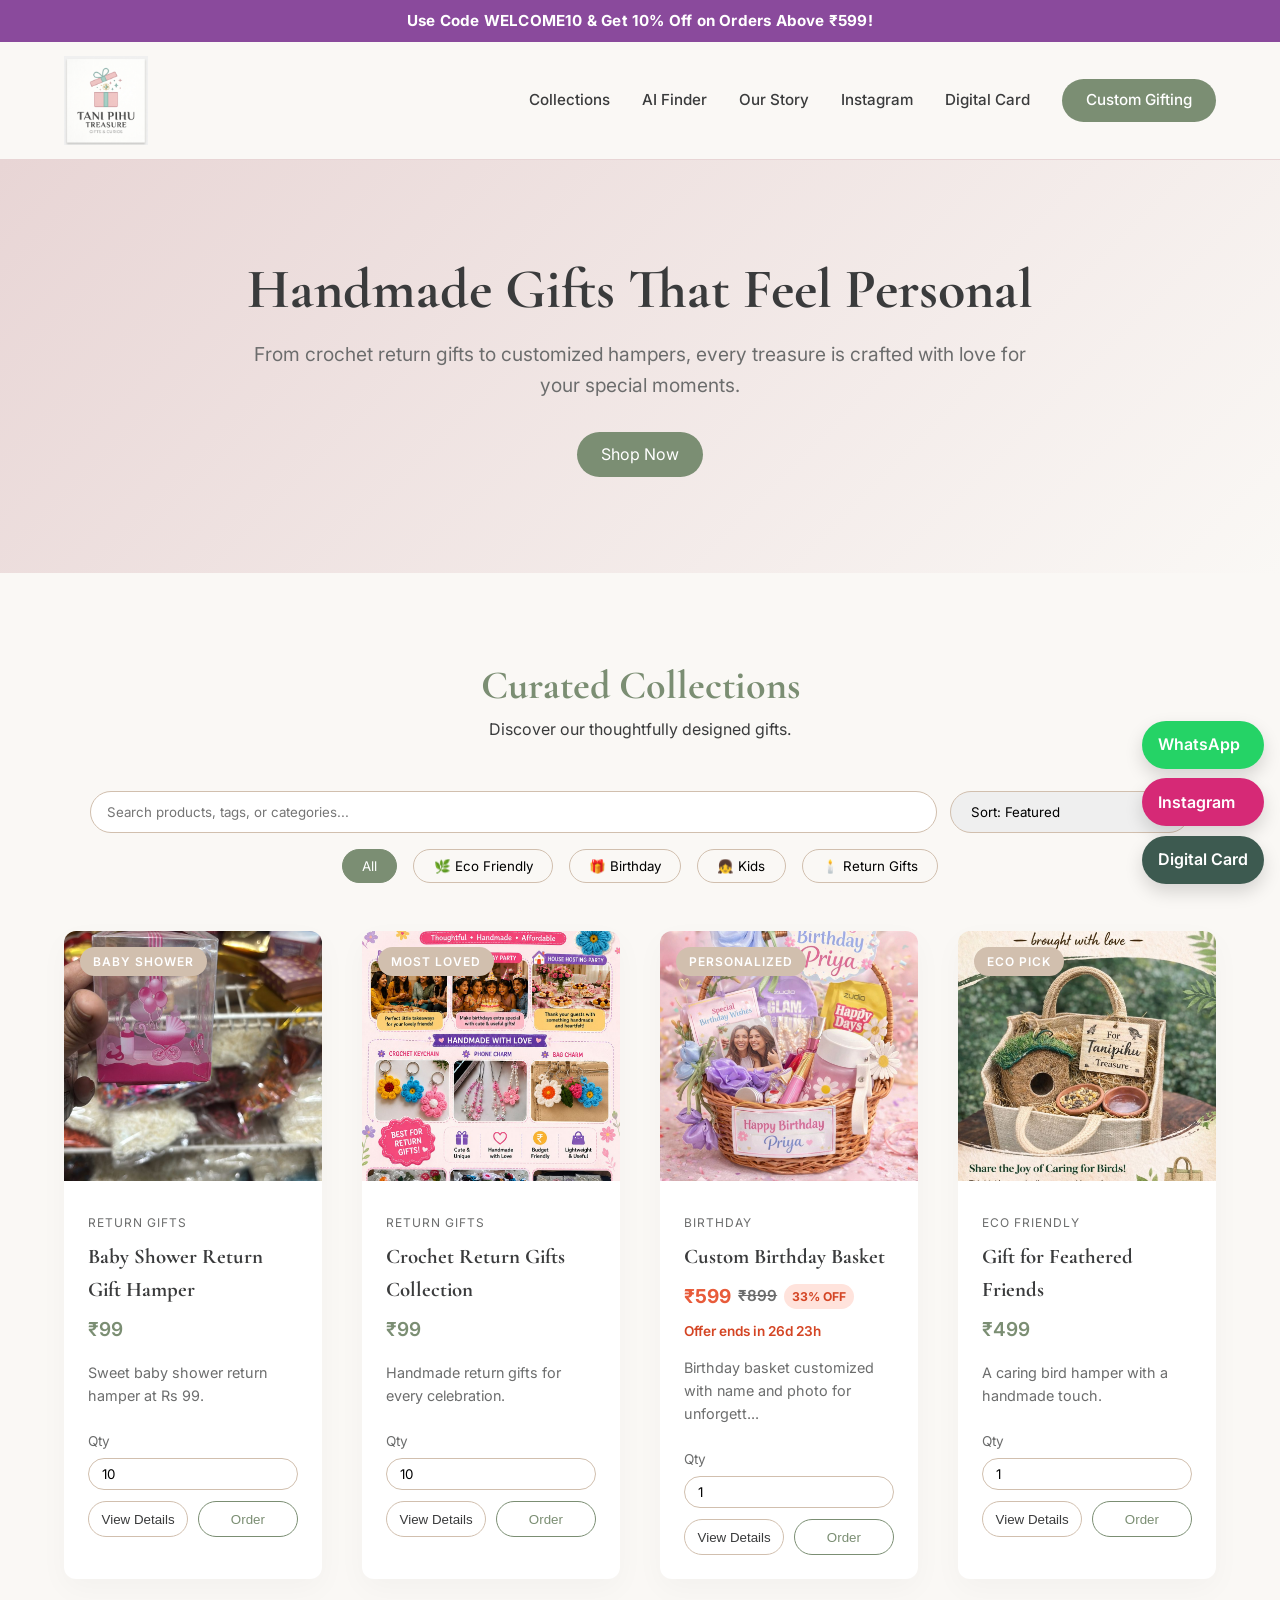
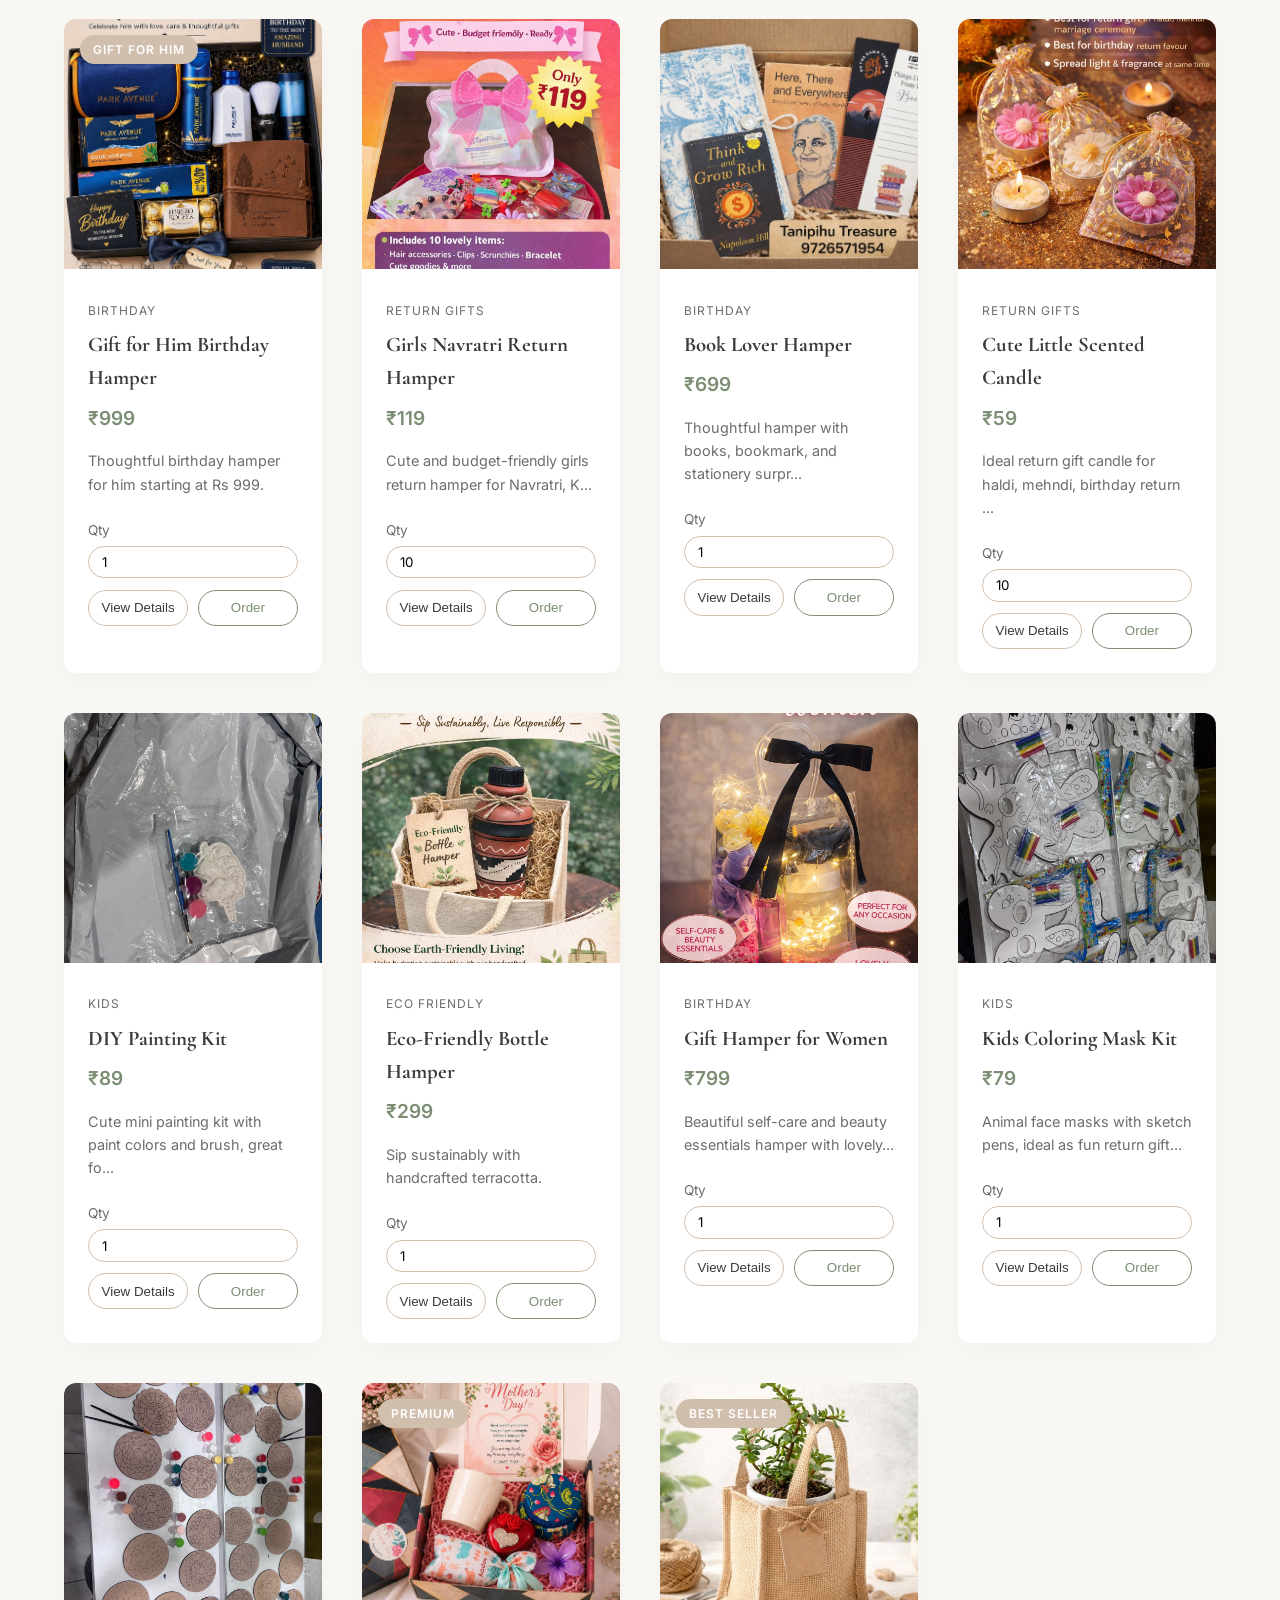
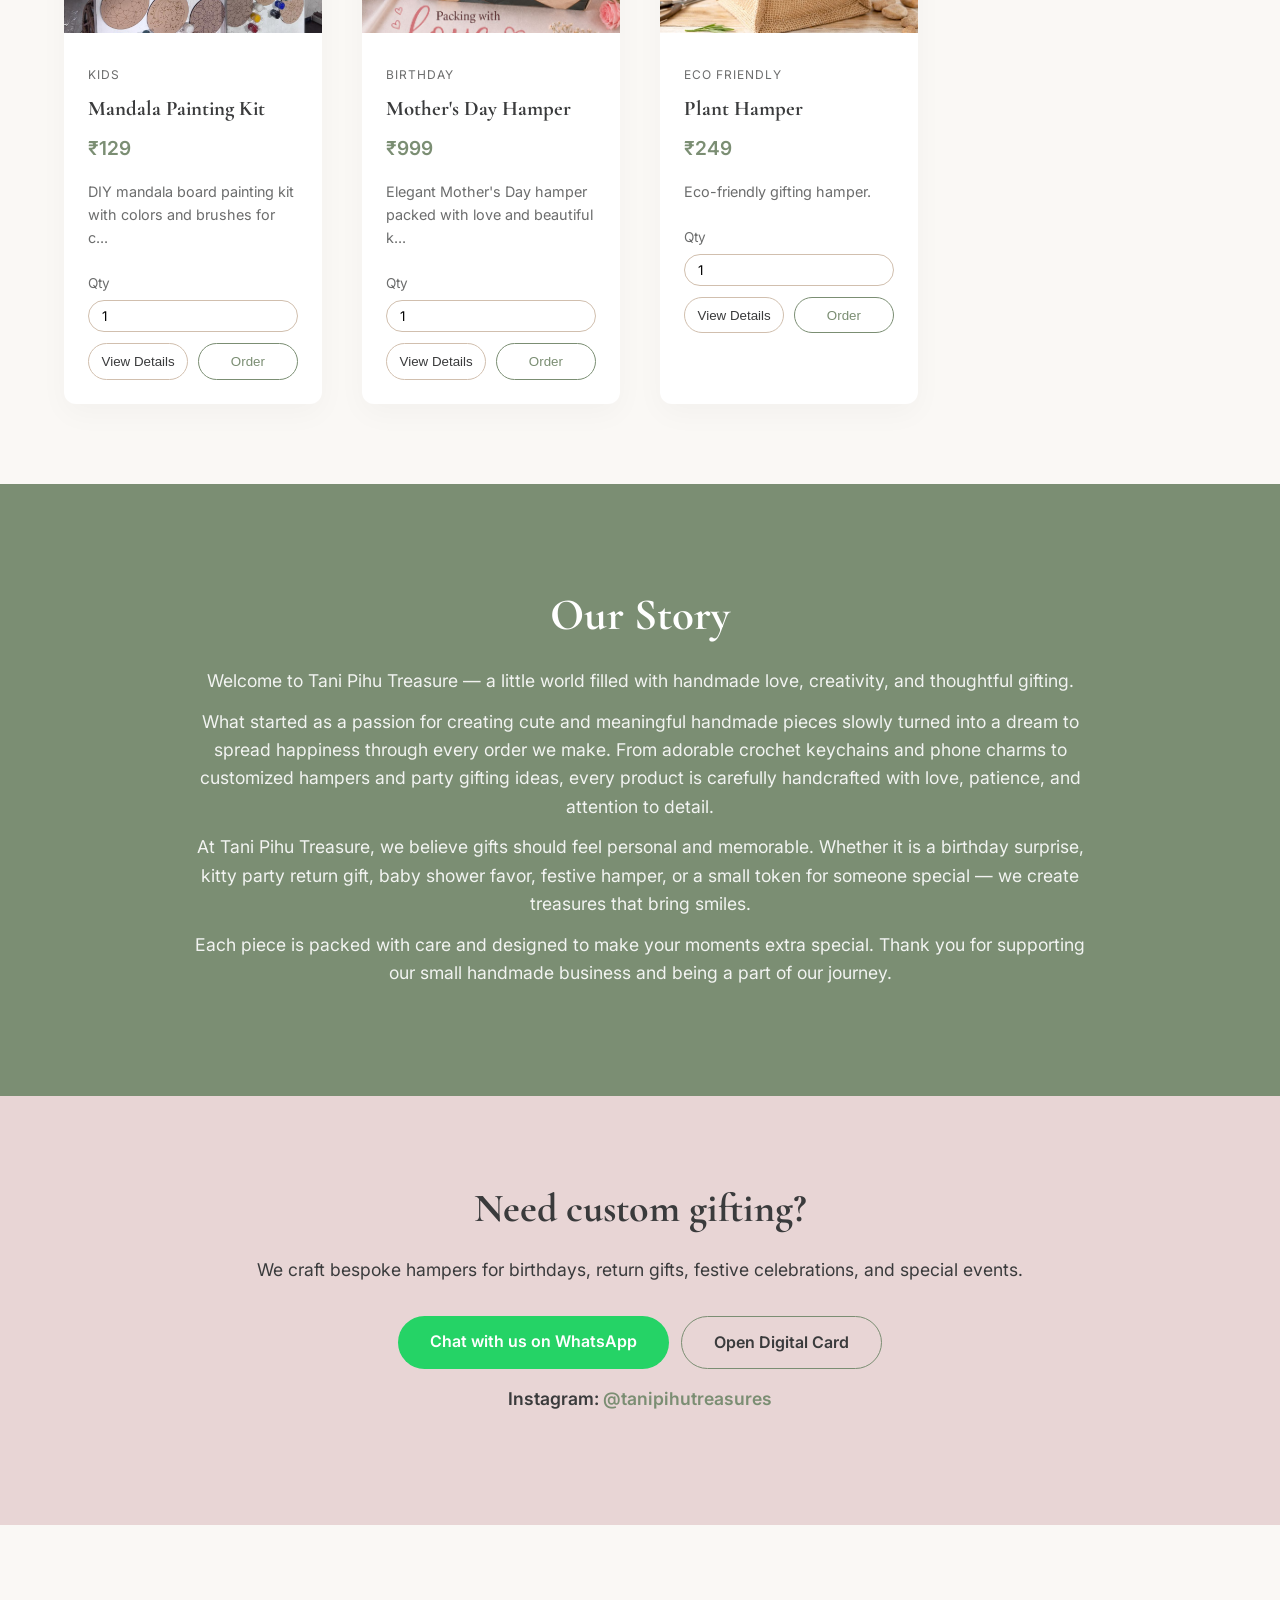
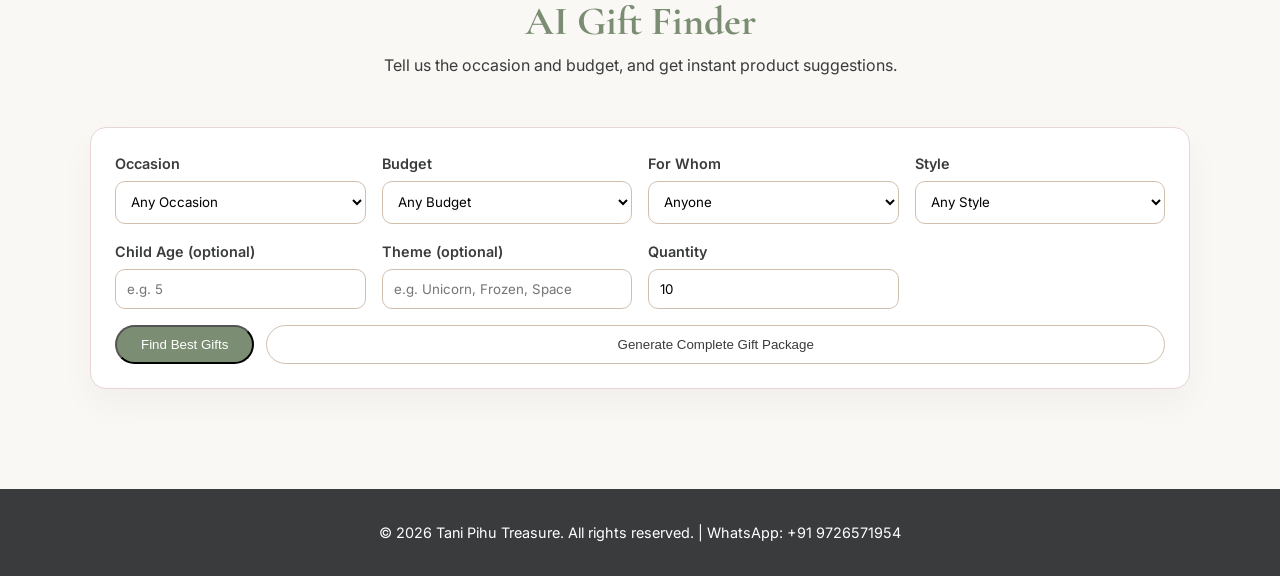
<file: index.html>
<!DOCTYPE html>
<html lang="en">
<head>
  <meta charset="UTF-8">
  <meta name="viewport" content="width=device-width, initial-scale=1.0">
  <title>Tani Pihu Treasure | Handmade Gifts & Hampers</title>
  <!-- Google Fonts -->
  <link rel="preconnect" href="https://fonts.googleapis.com">
  <link rel="preconnect" href="https://fonts.gstatic.com" crossorigin>
  <link href="https://fonts.googleapis.com/css2?family=Cormorant+Garamond:ital,wght@0,400;0,600;0,700;1,400&family=Inter:wght@300;400;500;600&display=swap" rel="stylesheet">
  <link rel="stylesheet" href="css/style.css">
</head>
<body>

  <div id="promo-banner" class="promo-banner is-hidden" role="status" aria-live="polite"></div>

  <!-- Navigation -->
  <header class="nav">
    <a href="#top" class="logo" aria-label="Tani Pihu Treasure home">
      <img src="images/TaniPihu.png" alt="Tani Pihu Treasure">
    </a>
    <button class="nav-toggle" id="nav-toggle" type="button" aria-expanded="false" aria-controls="site-nav" aria-label="Open menu">
      <span></span>
      <span></span>
      <span></span>
    </button>
    <div class="nav-links" id="site-nav">
      <a href="#collections">Collections</a>
      <a href="#ai-studio">AI Finder</a>
      <a href="#story">Our Story</a>
      <a href="https://www.instagram.com/tanipihutreasures" target="_blank" rel="noopener">Instagram</a>
      <a href="vcard/">Digital Card</a>
      <a href="#contact" class="btn-primary">Custom Gifting</a>
    </div>
  </header>

  <!-- Hero Section -->
  <section class="hero">
    <div class="hero-content">
      <h1>Handmade Gifts That Feel Personal</h1>
      <p>From crochet return gifts to customized hampers, every treasure is crafted with love for your special moments.</p>
      <a href="#collections" class="btn-primary">Shop Now</a>
    </div>
  </section>

  <!-- Collections Filter -->
  <section id="collections" class="collections">
    <div class="section-header">
      <h2>Curated Collections</h2>
      <p>Discover our thoughtfully designed gifts.</p>
    </div>

    <div class="catalog-tools">
      <input type="search" id="search-input" placeholder="Search products, tags, or categories..." aria-label="Search products">
      <select id="sort-select" aria-label="Sort products">
        <option value="featured">Sort: Featured</option>
        <option value="price-low">Price: Low to High</option>
        <option value="price-high">Price: High to Low</option>
        <option value="name">Name: A to Z</option>
      </select>
    </div>

    <div class="filters" id="filters">
      <button class="filter-btn active" data-filter="all">All</button>
      <button class="filter-btn" data-filter="eco-friendly">🌿 Eco Friendly</button>
      <button class="filter-btn" data-filter="birthday">🎁 Birthday</button>
      <button class="filter-btn" data-filter="kids">👧 Kids</button>
      <button class="filter-btn" data-filter="return-gifts">🕯️ Return Gifts</button>
    </div>
    
    <!-- Product Grid -->
    <div class="product-grid" id="product-grid">
      <!-- Products loaded via JS -->
    </div>
  </section>

  <!-- Story Section -->
  <section id="story" class="story">
    <div class="story-content">
      <h2>Our Story</h2>
      <p>Welcome to Tani Pihu Treasure — a little world filled with handmade love, creativity, and thoughtful gifting.</p>
      <p>What started as a passion for creating cute and meaningful handmade pieces slowly turned into a dream to spread happiness through every order we make. From adorable crochet keychains and phone charms to customized hampers and party gifting ideas, every product is carefully handcrafted with love, patience, and attention to detail.</p>
      <p>At Tani Pihu Treasure, we believe gifts should feel personal and memorable. Whether it is a birthday surprise, kitty party return gift, baby shower favor, festive hamper, or a small token for someone special — we create treasures that bring smiles.</p>
      <p>Each piece is packed with care and designed to make your moments extra special. Thank you for supporting our small handmade business and being a part of our journey.</p>
    </div>
  </section>

  <!-- CTA Section -->
  <section id="contact" class="cta-section">
    <h2>Need custom gifting?</h2>
    <p>We craft bespoke hampers for birthdays, return gifts, festive celebrations, and special events.</p>
    <div class="cta-actions">
      <a href="https://wa.me/919726571954" class="btn-whatsapp" target="_blank" rel="noopener">Chat with us on WhatsApp</a>
      <a href="vcard/" class="btn-card-link">Open Digital Card</a>
    </div>
    <p class="social-link">Instagram: <a href="https://www.instagram.com/tanipihutreasures" target="_blank" rel="noopener">@tanipihutreasures</a></p>
  </section>

  <section id="ai-studio" class="ai-studio">
    <div class="section-header">
      <h2>AI Gift Finder</h2>
      <p>Tell us the occasion and budget, and get instant product suggestions.</p>
    </div>

    <div class="ai-finder-card">
      <div class="ai-grid">
        <label>
          Occasion
          <select id="ai-occasion">
            <option value="any">Any Occasion</option>
            <option value="birthday">Birthday</option>
            <option value="return-gifts">Return Gifts</option>
            <option value="kids">Kids Activity</option>
            <option value="eco-friendly">Eco-Friendly</option>
          </select>
        </label>

        <label>
          Budget
          <select id="ai-budget">
            <option value="any">Any Budget</option>
            <option value="under-150">Under ₹150</option>
            <option value="150-400">₹150 - ₹400</option>
            <option value="400-800">₹400 - ₹800</option>
            <option value="800-plus">₹800+</option>
          </select>
        </label>

        <label>
          For Whom
          <select id="ai-recipient">
            <option value="any">Anyone</option>
            <option value="kids">Kids</option>
            <option value="women">Women</option>
            <option value="family">Family</option>
            <option value="guests">Party Guests</option>
          </select>
        </label>

        <label>
          Style
          <select id="ai-vibe">
            <option value="any">Any Style</option>
            <option value="handmade">Handmade</option>
            <option value="personalized">Personalized</option>
            <option value="eco">Eco-Friendly</option>
            <option value="budget">Budget-Friendly</option>
          </select>
        </label>

        <label>
          Child Age (optional)
          <input id="ai-age" type="number" min="1" max="18" placeholder="e.g. 5">
        </label>

        <label>
          Theme (optional)
          <input id="ai-theme" type="text" placeholder="e.g. Unicorn, Frozen, Space">
        </label>

        <label>
          Quantity
          <input id="ai-qty" type="number" min="1" value="10">
        </label>
      </div>

      <div class="ai-button-row">
        <button id="ai-find-btn" class="btn-primary ai-btn">Find Best Gifts</button>
        <button id="ai-package-btn" class="btn-secondary ai-btn">Generate Complete Gift Package</button>
      </div>
    </div>

    <div id="ai-results" class="ai-results"></div>
    <div id="ai-package-result" class="ai-package-result"></div>
  </section>

  <footer class="footer">
    <p>&copy; 2026 Tani Pihu Treasure. All rights reserved. | WhatsApp: +91 9726571954</p>
  </footer>

  <div class="floating-actions" aria-label="Quick contact links">
    <a href="https://wa.me/919726571954" target="_blank" rel="noopener" class="floating-btn whatsapp-float">WhatsApp</a>
    <a href="https://www.instagram.com/tanipihutreasures" target="_blank" rel="noopener" class="floating-btn instagram-float">Instagram</a>
    <a href="vcard/" class="floating-btn vcard-float">Digital Card</a>
  </div>

  <div id="product-modal" class="product-modal" aria-hidden="true">
    <div class="modal-backdrop" data-close-modal="true"></div>
    <div class="modal-panel" role="dialog" aria-modal="true" aria-label="Product details">
      <button id="modal-close-btn" class="modal-close" aria-label="Close product details">×</button>
      <div id="modal-content"></div>
    </div>
  </div>

  <script src="js/app.js"></script>
</body>
</html>
</file>
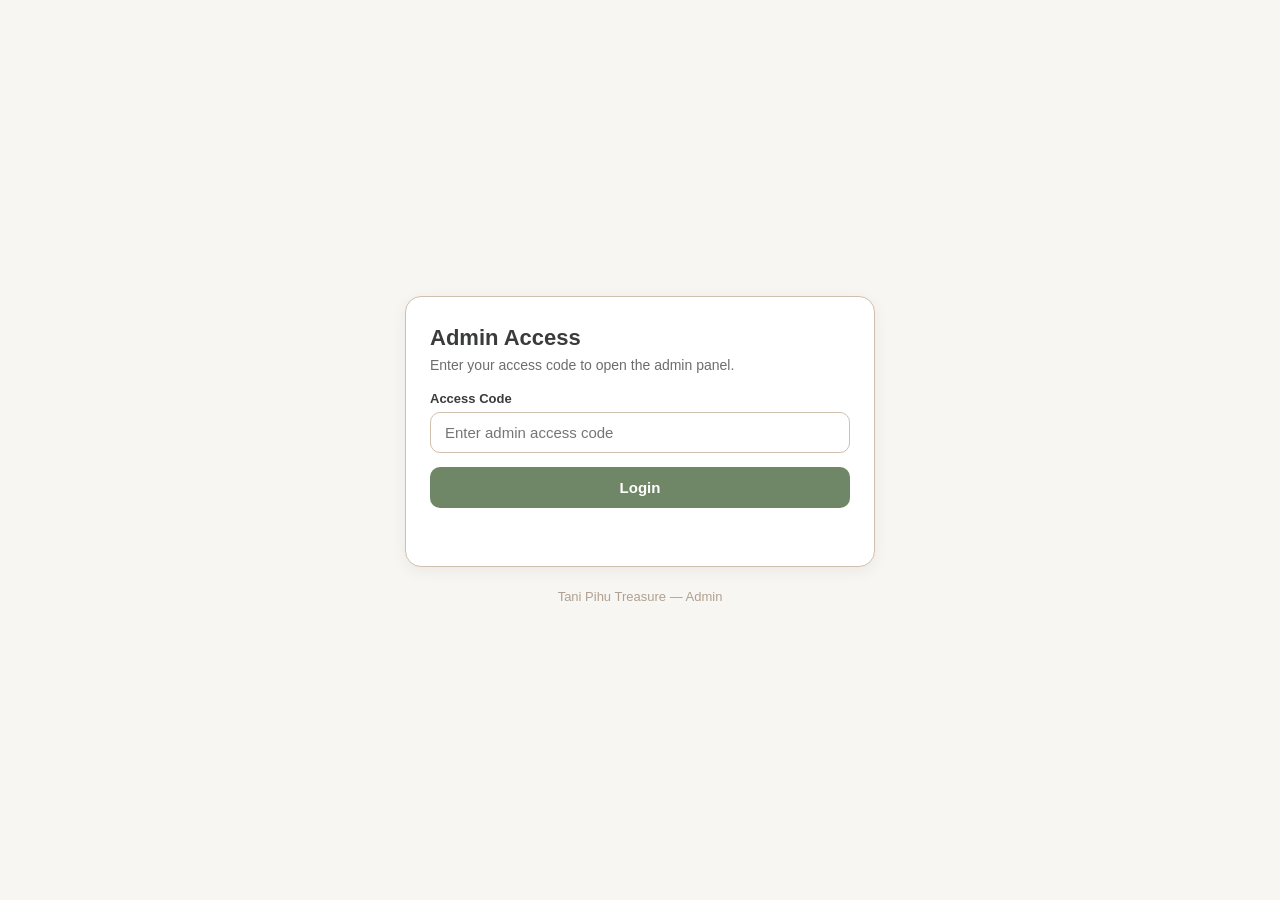
<file: admin/index.html>
<!doctype html>
<html>
<head>
  <meta charset="utf-8" />
  <meta name="viewport" content="width=device-width, initial-scale=1.0" />
  <title>Tani Pihu Treasure - Admin Login</title>
  <style>
    body {
      margin: 0;
      font-family: Arial, sans-serif;
      background: #f7f6f3;
      min-height: 100vh;
      display: flex;
      flex-direction: column;
      align-items: center;
      justify-content: center;
    }

    .login-card {
      max-width: 420px;
      width: 90%;
      background: #fff;
      border: 1px solid #d1bfae;
      border-radius: 16px;
      padding: 28px 24px;
      box-shadow: 0 4px 16px rgba(0,0,0,0.06);
    }

    .login-card h2 {
      margin: 0 0 6px;
      color: #3a3b3c;
      font-size: 22px;
    }

    .login-card p {
      margin: 0 0 18px;
      color: #6c6d6d;
      font-size: 14px;
    }

    .form-row {
      display: grid;
      gap: 6px;
      margin-bottom: 14px;
    }

    .form-row label {
      font-size: 13px;
      color: #3a3b3c;
      font-weight: 600;
    }

    .form-row input {
      border: 1px solid #d1bfae;
      border-radius: 10px;
      padding: 11px 14px;
      font-size: 15px;
      outline: none;
      transition: border-color .15s;
    }

    .form-row input:focus {
      border-color: #6f8667;
    }

    .login-btn {
      width: 100%;
      border: none;
      border-radius: 10px;
      padding: 12px;
      cursor: pointer;
      font-weight: 700;
      font-size: 15px;
      background: #6f8667;
      color: #fff;
      transition: background .15s;
    }

    .login-btn:hover:not(:disabled) {
      background: #5a6e54;
    }

    .login-btn:disabled {
      opacity: .6;
      cursor: default;
    }

    .status {
      margin-top: 12px;
      min-height: 18px;
      font-size: 13px;
      color: #3a3b3c;
      text-align: center;
    }

    .brand {
      font-size: 13px;
      color: #b0a090;
      margin-top: 22px;
      text-align: center;
    }
  </style>
</head>
<body>
  <div class="login-card">
    <h2>Admin Access</h2>
    <p>Enter your access code to open the admin panel.</p>

    <div class="form-row">
      <label for="admin-passcode">Access Code</label>
      <input id="admin-passcode" type="password" placeholder="Enter admin access code" autocomplete="current-password">
    </div>

    <button id="login-btn" class="login-btn">Login</button>
    <div id="status" class="status"></div>
  </div>

  <div class="brand">Tani Pihu Treasure &mdash; Admin</div>

  <script>
    const SESSION_KEY = 'tpt_admin_session';

    function setStatus(msg, isError) {
      const el = document.getElementById('status');
      el.textContent = msg;
      el.style.color = isError ? '#b00020' : '#2f6f44';
    }

    // If already logged in, go straight to CMS
    (function () {
      try {
        const raw = localStorage.getItem(SESSION_KEY);
        if (raw) {
          const parsed = JSON.parse(raw);
          if (parsed.expiresAt && parsed.expiresAt > Date.now()) {
            window.location.replace('/admin/panel.html');
          }
        }
      } catch (_) {}
    })();

    document.getElementById('admin-passcode').addEventListener('keydown', function (e) {
      if (e.key === 'Enter') document.getElementById('login-btn').click();
    });

    document.getElementById('login-btn').addEventListener('click', async function () {
      const btn = document.getElementById('login-btn');
      const passcode = document.getElementById('admin-passcode').value;

      if (!passcode || passcode.trim().length < 4) {
        setStatus('Enter a valid access code.', true);
        return;
      }

      btn.disabled = true;
      setStatus('Checking access code\u2026', false);

      try {
        const response = await fetch('/api/admin-login', {
          method: 'POST',
          headers: { 'Content-Type': 'application/json' },
          body: JSON.stringify({ passcode: passcode.trim() })
        });

        const result = await response.json();

        if (!response.ok || !result.success) {
          setStatus(result.error || 'Invalid access code.', true);
          return;
        }

        localStorage.setItem(SESSION_KEY, JSON.stringify({
          token: result.token,
          expiresAt: Date.now() + Number(result.expiresInMs || 0)
        }));

        setStatus('Login successful. Opening admin panel\u2026', false);
        window.location.replace('/admin/panel.html');

      } catch (err) {
        setStatus(err.message || 'Network error. Please retry.', true);
      } finally {
        btn.disabled = false;
      }
    });
  </script>
</body>
</html>
</file>
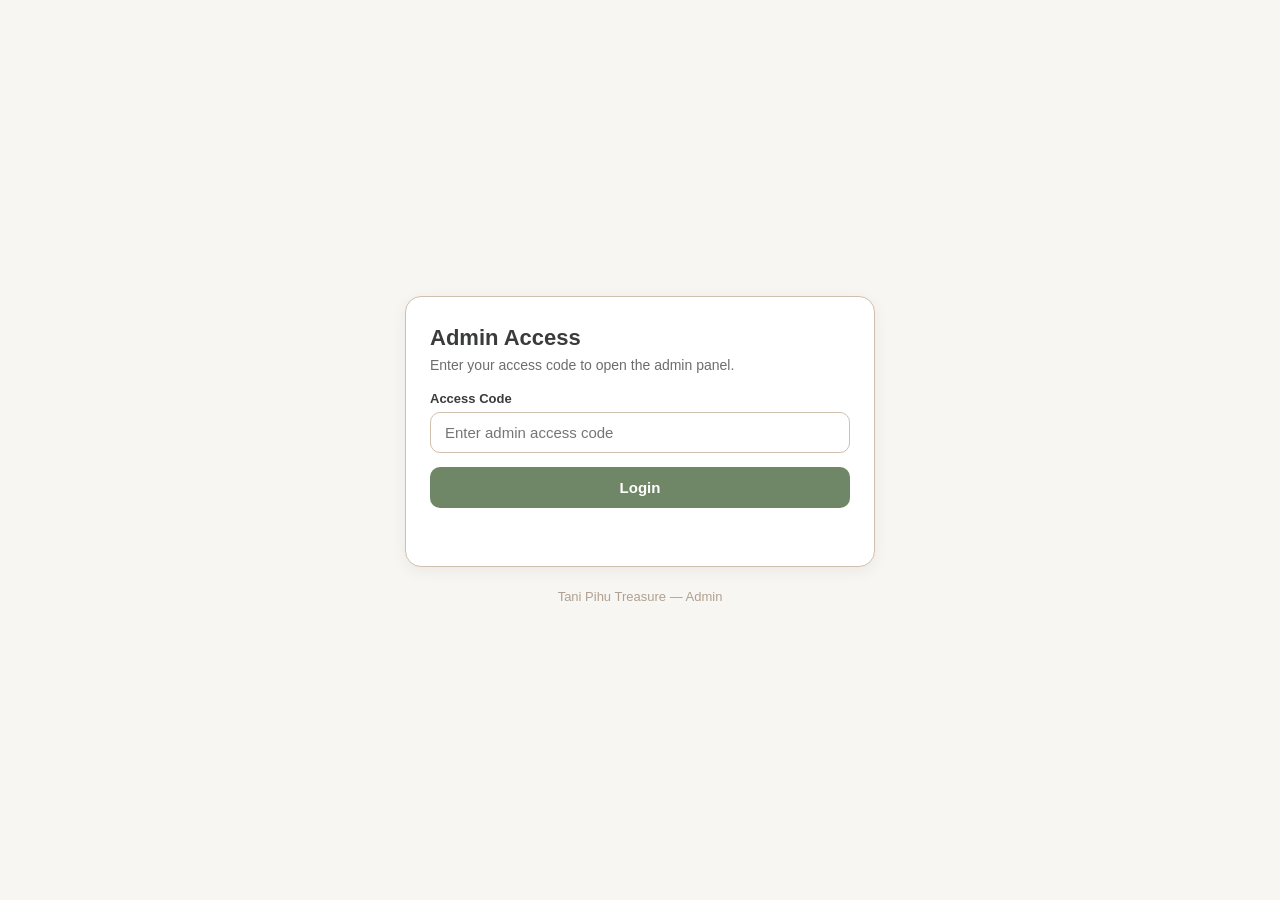
<file: admin/cms.html>
<!doctype html>
<html>
<head>
  <meta charset="utf-8" />
  <meta name="viewport" content="width=device-width, initial-scale=1.0" />
  <title>Tani Pihu Treasure - Admin Panel</title>
  <!-- Session guard runs BEFORE Decap loads. If invalid, redirect immediately. -->
  <script>
    (function () {
      try {
        var raw = localStorage.getItem('tpt_admin_session');
        var parsed = raw ? JSON.parse(raw) : null;
        if (!parsed || !parsed.expiresAt || parsed.expiresAt <= Date.now()) {
          window.location.replace('/admin/');
        }
      } catch (e) {
        window.location.replace('/admin/');
      }
    })();
  </script>
</head>
<body>
  <div id="nc-root"></div>
  <script>
    window.location.replace('/admin/panel.html');
  </script>
</body>
</html>
</file>
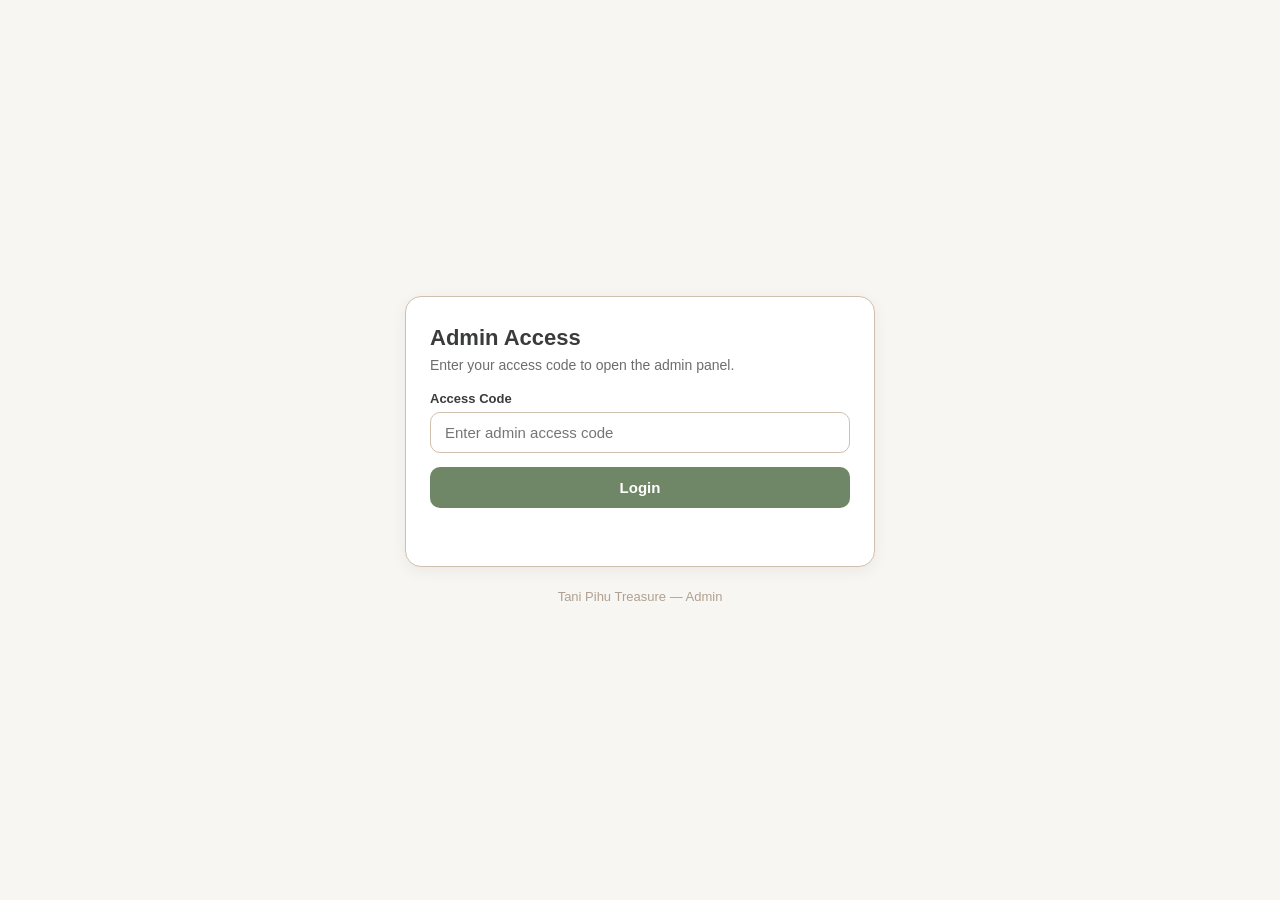
<file: admin/panel.html>
<!doctype html>
<html>
<head>
  <meta charset="utf-8" />
  <meta name="viewport" content="width=device-width, initial-scale=1.0" />
  <title>Tani Pihu Treasure - Admin Panel</title>
  <style>
    :root {
      --bg: #f4f0ea;
      --card: #ffffff;
      --border: #d8c9bb;
      --text: #2f2f2f;
      --muted: #6b6b6b;
      --green: #526c4f;
      --green-2: #3f5440;
      --danger: #ab2d2d;
    }

    * {
      box-sizing: border-box;
    }

    body {
      margin: 0;
      background: radial-gradient(circle at 10% 10%, #fff6ea 0%, var(--bg) 55%);
      color: var(--text);
      font-family: "Trebuchet MS", "Segoe UI", sans-serif;
    }

    .wrap {
      max-width: 1100px;
      margin: 0 auto;
      padding: 20px 14px 36px;
    }

    .topbar {
      display: flex;
      gap: 10px;
      align-items: center;
      justify-content: space-between;
      margin-bottom: 14px;
      flex-wrap: wrap;
    }

    .title {
      font-size: 22px;
      font-weight: 800;
      letter-spacing: 0.2px;
    }

    .actions {
      display: flex;
      gap: 8px;
      flex-wrap: wrap;
    }

    button {
      border: none;
      border-radius: 10px;
      padding: 10px 14px;
      cursor: pointer;
      font-weight: 700;
    }

    .btn-save {
      background: var(--green);
      color: #fff;
    }

    .btn-save:hover {
      background: var(--green-2);
    }

    .btn-logout {
      background: #ede6df;
      color: #4e4e4e;
      border: 1px solid var(--border);
    }

    .status {
      min-height: 18px;
      margin-bottom: 10px;
      color: var(--muted);
      font-size: 13px;
    }

    .grid {
      display: grid;
      grid-template-columns: repeat(auto-fit, minmax(290px, 1fr));
      gap: 12px;
    }

    .card {
      background: var(--card);
      border: 1px solid var(--border);
      border-radius: 14px;
      padding: 12px;
      box-shadow: 0 3px 10px rgba(0, 0, 0, 0.04);
    }

    .card h3 {
      margin: 0;
      font-size: 16px;
    }

    .id {
      margin: 4px 0 10px;
      color: var(--muted);
      font-size: 12px;
      word-break: break-word;
    }

    .field {
      display: grid;
      gap: 4px;
      margin-bottom: 8px;
    }

    .field label {
      font-size: 12px;
      color: #444;
      font-weight: 700;
    }

    .field input,
    .field select {
      border: 1px solid var(--border);
      border-radius: 9px;
      padding: 8px 10px;
      font-size: 13px;
      width: 100%;
    }

    .checks {
      display: flex;
      gap: 12px;
      flex-wrap: wrap;
      margin-bottom: 6px;
    }

    .check {
      display: flex;
      align-items: center;
      gap: 6px;
      font-size: 12px;
      color: #434343;
      font-weight: 700;
    }

    .danger {
      color: var(--danger);
    }

    .banner-card {
      background: var(--card);
      border: 1px solid var(--border);
      border-radius: 14px;
      padding: 12px;
      box-shadow: 0 3px 10px rgba(0, 0, 0, 0.04);
      margin-bottom: 12px;
    }

    .banner-grid {
      display: grid;
      grid-template-columns: repeat(auto-fit, minmax(220px, 1fr));
      gap: 10px;
      margin-top: 8px;
    }
  </style>
</head>
<body>
  <div class="wrap">
    <div class="topbar">
      <div>
        <div class="title">Simple Admin Panel</div>
        <div style="font-size:12px;color:#6b6b6b;">Edit price, offers, category, visibility. Click Save All.</div>
      </div>
      <div class="actions">
        <button id="save-btn" class="btn-save">Save All Changes</button>
        <button id="logout-btn" class="btn-logout">Logout</button>
      </div>
    </div>

    <section class="banner-card">
      <h3 style="margin:0 0 4px;">Welcome Banner Offer</h3>
      <div style="font-size:12px;color:#6b6b6b;">Enable/disable top offer banner and update coupon details.</div>
      <div class="checks" style="margin-top:8px;">
        <label class="check">
          <input id="banner-enabled" type="checkbox">
          <span>Banner Enabled</span>
        </label>
      </div>
      <div class="banner-grid">
        <div class="field">
          <label for="banner-text">Banner Text (Auto Generated)</label>
          <input id="banner-text" type="text" readonly>
        </div>
        <div class="field">
          <label for="banner-coupon">Coupon Code</label>
          <input id="banner-coupon" type="text" placeholder="WELCOME10">
        </div>
        <div class="field">
          <label for="banner-discount">Discount Text</label>
          <input id="banner-discount" type="text" placeholder="10% OFF">
        </div>
        <div class="field">
          <label for="banner-min">Min Order Amount (Rs)</label>
          <input id="banner-min" type="number" min="0" step="1" placeholder="599">
        </div>
      </div>
    </section>

    <div id="status" class="status">Loading products…</div>
    <div id="grid" class="grid"></div>
  </div>

  <script>
    const SESSION_KEY = 'tpt_admin_session';
    const CATEGORY_OPTIONS = ['eco-friendly', 'birthday', 'kids', 'return-gifts', 'candles', 'stationery', 'custom'];

    const state = {
      products: [],
      overridesById: new Map(),
      marketingBanner: null
    };
    const DATA_SOURCE = {
      owner: 'patel-pragnesh',
      repo: 'tanipihu-studio',
      branch: 'main'
    };
    const dataVersion = `v=${Date.now()}`;

    function setStatus(message, type) {
      const el = document.getElementById('status');
      el.textContent = message;
      if (type === 'error') {
        el.classList.add('danger');
      } else {
        el.classList.remove('danger');
      }
    }

    function githubDataUrl(fileName) {
      return `https://raw.githubusercontent.com/${DATA_SOURCE.owner}/${DATA_SOURCE.repo}/${DATA_SOURCE.branch}/data/${fileName}?${dataVersion}`;
    }

    async function fetchJsonWithFallback(fileName, localPath, fallbackValue) {
      try {
        const remoteRes = await fetch(githubDataUrl(fileName), { cache: 'no-store' });
        if (!remoteRes.ok) {
          throw new Error(`GitHub fetch failed for ${fileName}`);
        }
        return await readJsonResponseSafe(remoteRes, `Could not read ${fileName} from GitHub`);
      } catch {
        try {
          const localRes = await fetch(`${localPath}?${dataVersion}`, { cache: 'no-store' });
          return await readJsonResponseSafe(localRes, `Could not read ${fileName} from local data`);
        } catch {
          return fallbackValue;
        }
      }
    }

    function getSession() {
      try {
        const raw = localStorage.getItem(SESSION_KEY);
        if (!raw) return null;
        const parsed = JSON.parse(raw);
        if (!parsed.expiresAt || parsed.expiresAt <= Date.now()) return null;
        return parsed;
      } catch {
        return null;
      }
    }

    function ensureSession() {
      const session = getSession();
      if (!session) {
        window.location.replace('/admin/');
        return null;
      }
      return session;
    }

    function toInputDateTime(value) {
      if (!value) return '';
      const d = new Date(value);
      if (Number.isNaN(d.getTime())) return '';
      const pad = (n) => String(n).padStart(2, '0');
      return `${d.getFullYear()}-${pad(d.getMonth() + 1)}-${pad(d.getDate())}T${pad(d.getHours())}:${pad(d.getMinutes())}`;
    }

    function fromInputDateTime(value) {
      if (!value) return '';
      const d = new Date(value);
      if (Number.isNaN(d.getTime())) return '';
      return d.toISOString();
    }

    function render() {
      const grid = document.getElementById('grid');
      grid.innerHTML = '';

      const products = state.products.slice().sort((a, b) => String(a.name || '').localeCompare(String(b.name || '')));

      products.forEach((product) => {
        const existing = state.overridesById.get(product.id) || {};

        const card = document.createElement('article');
        card.className = 'card';
        card.dataset.id = product.id;

        const name = document.createElement('h3');
        name.textContent = product.name || product.id;

        const id = document.createElement('div');
        id.className = 'id';
        id.textContent = product.id;

        const categoryField = fieldSelect('Category', CATEGORY_OPTIONS, existing.category || product.category || 'custom', 'category');
        const priceField = fieldInput('Price (Rs)', String(existing.price ?? product.price ?? ''), 'number', 'price', { min: '0', step: '1' });
        const offerPriceField = fieldInput('Offer Price (Rs)', String(existing.offerPrice ?? ''), 'number', 'offerPrice', { min: '0', step: '1' });
        const offerLabelField = fieldInput('Offer Label', String(existing.offerLabel || ''), 'text', 'offerLabel');
        const offerEndsAtField = fieldInput('Offer Ends At', toInputDateTime(existing.offerEndsAt || ''), 'datetime-local', 'offerEndsAt');
        const imagesField = fieldInput('Images (comma separated paths)', Array.isArray(existing.images) ? existing.images.join(', ') : (Array.isArray(product.images) ? product.images.join(', ') : ''), 'text', 'images');

        const checks = document.createElement('div');
        checks.className = 'checks';
        checks.appendChild(checkInput('Product Active', 'isActive', existing.isActive ?? product.isActive ?? true));
        checks.appendChild(checkInput('Offer Enabled', 'offerEnabled', existing.offerEnabled ?? false));

        card.appendChild(name);
        card.appendChild(id);
        card.appendChild(categoryField);
        card.appendChild(priceField);
        card.appendChild(checks);
        card.appendChild(offerPriceField);
        card.appendChild(offerLabelField);
        card.appendChild(offerEndsAtField);
        card.appendChild(imagesField);

        grid.appendChild(card);
      });
    }

    function fieldInput(label, value, type, key, attrs) {
      const wrap = document.createElement('div');
      wrap.className = 'field';

      const l = document.createElement('label');
      l.textContent = label;

      const i = document.createElement('input');
      i.type = type;
      i.value = value;
      i.dataset.key = key;
      if (attrs) {
        Object.keys(attrs).forEach((k) => i.setAttribute(k, attrs[k]));
      }

      wrap.appendChild(l);
      wrap.appendChild(i);
      return wrap;
    }

    function fieldSelect(label, options, value, key) {
      const wrap = document.createElement('div');
      wrap.className = 'field';

      const l = document.createElement('label');
      l.textContent = label;

      const s = document.createElement('select');
      s.dataset.key = key;
      options.forEach((opt) => {
        const o = document.createElement('option');
        o.value = opt;
        o.textContent = opt;
        if (opt === value) o.selected = true;
        s.appendChild(o);
      });

      wrap.appendChild(l);
      wrap.appendChild(s);
      return wrap;
    }

    function checkInput(label, key, checked) {
      const wrap = document.createElement('label');
      wrap.className = 'check';

      const i = document.createElement('input');
      i.type = 'checkbox';
      i.checked = Boolean(checked);
      i.dataset.key = key;

      const t = document.createElement('span');
      t.textContent = label;

      wrap.appendChild(i);
      wrap.appendChild(t);
      return wrap;
    }

    function collectOverrides() {
      const cards = document.querySelectorAll('.card');
      return Array.from(cards).map((card) => {
        const get = (key) => card.querySelector(`[data-key="${key}"]`);
        const imagesRaw = String(get('images')?.value || '').trim();
        const images = imagesRaw ? imagesRaw.split(',').map((x) => x.trim()).filter(Boolean) : [];

        const out = {
          id: card.dataset.id,
          category: String(get('category')?.value || 'custom'),
          price: Number(get('price')?.value || 0),
          isActive: Boolean(get('isActive')?.checked),
          offerEnabled: Boolean(get('offerEnabled')?.checked),
          images
        };

        const offerPrice = Number(get('offerPrice')?.value || '');
        if (Number.isFinite(offerPrice) && String(get('offerPrice')?.value || '').trim() !== '') {
          out.offerPrice = offerPrice;
        }

        const offerLabel = String(get('offerLabel')?.value || '').trim();
        if (offerLabel) out.offerLabel = offerLabel;

        const offerEndsAt = fromInputDateTime(String(get('offerEndsAt')?.value || '').trim());
        if (offerEndsAt) out.offerEndsAt = offerEndsAt;

        return out;
      });
    }

    function fillMarketingBanner(data) {
      const banner = data || {};
      document.getElementById('banner-enabled').checked = Boolean(banner.enabled);
      document.getElementById('banner-coupon').value = String(banner.couponCode || '');
      document.getElementById('banner-discount').value = String(banner.discountText || '');
      document.getElementById('banner-min').value = banner.minOrderAmount != null ? String(banner.minOrderAmount) : '';
      updateBannerTextPreview();
    }

    function buildBannerText(couponCode, discountText, minOrderAmount) {
      const code = String(couponCode || '').trim();
      const discount = String(discountText || '').trim();
      const min = Number(minOrderAmount || 0);
      const hasMin = Number.isFinite(min) && min > 0;

      if (code && discount && hasMin) {
        return `Use Code ${code} & Get ${discount} on Orders Above Rs ${min}!`;
      }

      if (code && discount) {
        return `Use Code ${code} & Get ${discount}!`;
      }

      if (!code && discount && hasMin) {
        return `Get ${discount} on Orders Above Rs ${min}!`;
      }

      if (!code && discount) {
        return `Get ${discount}!`;
      }

      if (code && hasMin) {
        return `Use Code ${code} on Orders Above Rs ${min}!`;
      }

      if (code) {
        return `Use Code ${code}!`;
      }

      return '';
    }

    function updateBannerTextPreview() {
      const couponCode = String(document.getElementById('banner-coupon').value || '').trim();
      const discountText = String(document.getElementById('banner-discount').value || '').trim();
      const minOrderAmount = Number(document.getElementById('banner-min').value || 0);
      document.getElementById('banner-text').value = buildBannerText(couponCode, discountText, minOrderAmount);
    }

    function collectMarketingBanner() {
      const minRaw = String(document.getElementById('banner-min').value || '').trim();
      const minAmount = Number(minRaw);
      const couponCode = String(document.getElementById('banner-coupon').value || '').trim();
      const discountText = String(document.getElementById('banner-discount').value || '').trim();
      const normalizedMin = minRaw && Number.isFinite(minAmount) ? minAmount : 0;

      return {
        enabled: Boolean(document.getElementById('banner-enabled').checked),
        text: buildBannerText(couponCode, discountText, normalizedMin),
        couponCode,
        discountText,
        minOrderAmount: normalizedMin
      };
    }

    async function readJsonResponseSafe(response, fallbackMessage) {
      const raw = await response.text();
      let parsed;

      try {
        parsed = raw ? JSON.parse(raw) : {};
      } catch {
        const preview = raw.replace(/\s+/g, ' ').trim().slice(0, 120);
        throw new Error(`${fallbackMessage} (status ${response.status}). Non-JSON response: ${preview || 'empty response'}`);
      }

      if (!response.ok) {
        throw new Error(parsed?.error || `${fallbackMessage} (status ${response.status}).`);
      }

      return parsed;
    }

    async function loadData() {
      ensureSession();
      setStatus('Loading products…');
      try {
        const [productsData, overridesData, siteData] = await Promise.all([
          fetchJsonWithFallback('products.json', '/data/products.json', { products: [] }),
          fetchJsonWithFallback('product-overrides.json', '/data/product-overrides.json', { overrides: [] }),
          fetchJsonWithFallback('site-settings.json', '/data/site-settings.json', {})
        ]);

        const products = Array.isArray(productsData) ? productsData : Array.isArray(productsData.products) ? productsData.products : [];
        const overrides = Array.isArray(overridesData.overrides) ? overridesData.overrides : [];

        state.products = products;
        state.overridesById = new Map(overrides.map((item) => [item.id, item]));
        state.marketingBanner = siteData?.marketingBanner || null;

        fillMarketingBanner(state.marketingBanner);
        render();
        setStatus(`Loaded ${products.length} products.`);
      } catch (error) {
        setStatus(error.message || 'Failed to load admin data.', 'error');
      }
    }

    async function saveAll() {
      const session = ensureSession();
      if (!session) return;

      const btn = document.getElementById('save-btn');
      btn.disabled = true;

      try {
        const overrides = collectOverrides();
        const marketingBanner = collectMarketingBanner();

        const invalidOfferRows = overrides.filter((item) => {
          if (!item.offerEnabled) return false;
          const offer = Number(item.offerPrice);
          const regular = Number(item.price);
          return !Number.isFinite(offer) || offer <= 0 || offer >= regular;
        });

        if (invalidOfferRows.length > 0) {
          const first = invalidOfferRows[0];
          throw new Error(`Offer price must be lower than regular price for ${first.id}.`);
        }

        setStatus('Saving changes…');

        const response = await fetch('/api/admin-save-overrides', {
          method: 'POST',
          headers: {
            'Content-Type': 'application/json',
            Authorization: `Bearer ${session.token}`
          },
          body: JSON.stringify({ overrides, marketingBanner })
        });

        const result = await readJsonResponseSafe(response, 'Admin save API failed');
        if (!response.ok || !result.success) {
          throw new Error(result.error || 'Save failed.');
        }

        setStatus('Saved successfully. Git provider will trigger deployment shortly.');
      } catch (error) {
        setStatus(error.message || 'Failed to save changes.', 'error');
      } finally {
        btn.disabled = false;
      }
    }

    document.getElementById('save-btn').addEventListener('click', saveAll);
    document.getElementById('banner-coupon').addEventListener('input', updateBannerTextPreview);
    document.getElementById('banner-discount').addEventListener('input', updateBannerTextPreview);
    document.getElementById('banner-min').addEventListener('input', updateBannerTextPreview);

    document.getElementById('logout-btn').addEventListener('click', function () {
      localStorage.removeItem(SESSION_KEY);
      window.location.replace('/admin/');
    });

    loadData();
  </script>
</body>
</html>
</file>
<file: css/style.css>
:root {
  --primary-color: #7b8e73; /* Sage Green */
  --secondary-color: #d1bfae; /* Beige */
  --accent-color: #e8d5d5; /* Soft Pink */
  --bg-color: #faf8f5; /* Warm Ivory */
  --text-dark: #3a3b3c;
  --text-light: #6c6d6d;
  
  --font-heading: 'Cormorant Garamond', serif;
  --font-body: 'Inter', sans-serif;
}

* {
  margin: 0;
  padding: 0;
  box-sizing: border-box;
}

html,
body {
  width: 100%;
  max-width: 100%;
}

body {
  font-family: var(--font-body);
  background-color: var(--bg-color);
  color: var(--text-dark);
  line-height: 1.6;
  overflow-x: hidden;
}

h1, h2, h3, .logo {
  font-family: var(--font-heading);
}

a {
  text-decoration: none;
  color: inherit;
}

.promo-banner {
  background: #8a4a9c;
  color: #fff;
  text-align: center;
  padding: 0.55rem 1rem;
  font-weight: 700;
  font-size: 0.95rem;
  letter-spacing: 0.2px;
}

.promo-banner.is-hidden {
  display: none;
}

/* Navigation */
.nav {
  display: flex;
  justify-content: space-between;
  align-items: center;
  gap: 1rem;
  padding: 0.85rem 5%;
  background-color: rgba(250, 248, 245, 0.95);
  position: sticky;
  top: 0;
  z-index: 100;
  border-bottom: 1px solid var(--accent-color);
  transition: padding 0.22s ease, box-shadow 0.22s ease, background-color 0.22s ease;
}

.logo {
  display: inline-flex;
  align-items: center;
  flex-shrink: 0;
  height: clamp(70px, 7vw, 96px);
}

.logo img {
  display: block;
  width: auto;
  height: 100%;
  transition: height 0.22s ease, transform 0.22s ease;
}

.nav.is-compact {
  padding-top: 0.4rem;
  padding-bottom: 0.4rem;
  box-shadow: 0 10px 24px rgba(24, 33, 31, 0.08);
  background-color: rgba(250, 248, 245, 0.98);
}

.nav.is-compact .logo {
  height: clamp(50px, 5vw, 62px);
}

.nav.is-compact .nav-links a {
  font-size: 0.9rem;
}

.nav-links {
  display: flex;
  gap: 2rem;
  align-items: center;
  flex-wrap: wrap;
  justify-content: center;
}
.nav-links a {
  font-size: 0.95rem;
  font-weight: 500;
  transition: color 0.3s;
  overflow-wrap: anywhere;
}
.nav-links a:hover {
  color: var(--primary-color);
}

.nav-toggle {
  display: none;
  align-items: center;
  justify-content: center;
  flex-direction: column;
  gap: 0.28rem;
  width: 2.85rem;
  height: 2.85rem;
  border: 1px solid rgba(123, 142, 115, 0.25);
  border-radius: 999px;
  background: rgba(255, 255, 255, 0.82);
  cursor: pointer;
}

.nav-toggle span {
  width: 1.1rem;
  height: 2px;
  border-radius: 999px;
  background: var(--text-dark);
  transition: transform 0.2s ease, opacity 0.2s ease;
}

.nav.is-open .nav-toggle span:first-child {
  transform: translateY(6px) rotate(45deg);
}

.nav.is-open .nav-toggle span:nth-child(2) {
  opacity: 0;
}

.nav.is-open .nav-toggle span:last-child {
  transform: translateY(-6px) rotate(-45deg);
}

/* Buttons */
.btn-primary {
  background-color: var(--primary-color);
  color: white !important;
  padding: 0.6rem 1.5rem;
  border-radius: 30px;
  transition: opacity 0.3s, transform 0.2s;
  display: inline-block;
}
.btn-primary:hover {
  opacity: 0.9;
  transform: translateY(-2px);
}

.btn-whatsapp {
  background-color: #25D366;
  color: white;
  padding: 0.8rem 2rem;
  border-radius: 30px;
  font-weight: 600;
  display: inline-block;
  transition: transform 0.2s;
}
.btn-whatsapp:hover {
  transform: translateY(-2px);
}

.btn-card-link {
  background-color: transparent;
  color: var(--text-dark);
  padding: 0.8rem 2rem;
  border-radius: 30px;
  border: 1px solid var(--primary-color);
  font-weight: 600;
  display: inline-block;
  transition: transform 0.2s, background-color 0.2s, color 0.2s;
}

.btn-card-link:hover {
  transform: translateY(-2px);
  background-color: var(--primary-color);
  color: white;
}

/* Hero Section */
.hero {
  padding: 6rem 5%;
  text-align: center;
  background: linear-gradient(135deg, var(--accent-color) 0%, var(--bg-color) 100%);
}
.hero-content {
  max-width: 800px;
  margin: 0 auto;
}
.hero h1 {
  font-size: 3.5rem;
  margin-bottom: 1rem;
  color: var(--text-dark);
  line-height: 1.2;
}
.hero p {
  font-size: 1.2rem;
  color: var(--text-light);
  margin-bottom: 2rem;
}

/* AI Finder */
.ai-studio {
  padding: 4rem 5%;
}

.ai-finder-card {
  max-width: 1100px;
  margin: 0 auto;
  background: white;
  border: 1px solid var(--accent-color);
  border-radius: 16px;
  padding: 1.5rem;
  box-shadow: 0 15px 35px rgba(0, 0, 0, 0.04);
}

.ai-grid {
  display: grid;
  grid-template-columns: repeat(4, minmax(0, 1fr));
  gap: 1rem;
}

.ai-grid label {
  font-size: 0.9rem;
  font-weight: 600;
  color: var(--text-dark);
  display: block;
}

.ai-grid select {
  width: 100%;
  margin-top: 0.4rem;
  border: 1px solid var(--secondary-color);
  border-radius: 10px;
  padding: 0.7rem;
  font-family: var(--font-body);
  background: #fff;
}

.ai-grid input {
  width: 100%;
  margin-top: 0.4rem;
  border: 1px solid var(--secondary-color);
  border-radius: 10px;
  padding: 0.7rem;
  font-family: var(--font-body);
  background: #fff;
}

.ai-button-row {
  display: flex;
  gap: 0.75rem;
  flex-wrap: wrap;
}

.ai-btn {
  margin-top: 1rem;
}

.ai-results {
  max-width: 1100px;
  margin: 1.25rem auto 0;
  display: grid;
  grid-template-columns: repeat(auto-fill, minmax(240px, 1fr));
  gap: 1rem;
}

.ai-empty {
  grid-column: 1 / -1;
  text-align: center;
  color: var(--text-light);
  background: white;
  border-radius: 12px;
  border: 1px dashed var(--secondary-color);
  padding: 1rem;
}

.ai-card {
  background: white;
  border: 1px solid var(--accent-color);
  border-radius: 12px;
  overflow: hidden;
}

.ai-card img {
  width: 100%;
  height: 160px;
  object-fit: cover;
}

.ai-card-body {
  padding: 0.9rem;
}

.ai-card h4 {
  margin-bottom: 0.25rem;
  font-size: 1.05rem;
}

.ai-card .price {
  color: var(--primary-color);
  font-weight: 700;
  margin-bottom: 0.6rem;
}

.ai-actions {
  display: flex;
  gap: 0.5rem;
}

.ai-package-result {
  max-width: 1100px;
  margin: 1rem auto 0;
}

.package-card {
  background: white;
  border: 1px solid var(--accent-color);
  border-radius: 14px;
  padding: 1rem;
}

.package-card h3 {
  margin-bottom: 0.4rem;
}

.package-grid {
  display: grid;
  grid-template-columns: repeat(auto-fill, minmax(200px, 1fr));
  gap: 0.7rem;
  margin: 0.8rem 0;
}

.package-item {
  background: #fff;
  border: 1px dashed var(--secondary-color);
  border-radius: 10px;
  padding: 0.6rem;
  font-size: 0.9rem;
}

.btn-secondary {
  flex: 1;
  background: transparent;
  border: 1px solid var(--secondary-color);
  color: var(--text-dark);
  border-radius: 999px;
  padding: 0.5rem;
  cursor: pointer;
}

/* Collections & Filters */
.collections {
  padding: 5rem 5%;
}
.section-header {
  text-align: center;
  margin-bottom: 3rem;
}
.section-header h2 {
  font-size: 2.5rem;
  color: var(--primary-color);
}

.filters {
  display: flex;
  justify-content: center;
  gap: 1rem;
  flex-wrap: wrap;
  margin-bottom: 3rem;
}

.catalog-tools {
  max-width: 1100px;
  margin: 0 auto 1rem;
  display: grid;
  grid-template-columns: 1fr 240px;
  gap: 0.8rem;
}

.catalog-tools input,
.catalog-tools select {
  border: 1px solid var(--secondary-color);
  border-radius: 999px;
  padding: 0.7rem 1rem;
  font-family: var(--font-body);
  min-width: 0;
}
.filter-btn {
  background: transparent;
  border: 1px solid var(--secondary-color);
  padding: 0.5rem 1.2rem;
  border-radius: 30px;
  cursor: pointer;
  font-family: var(--font-body);
  transition: all 0.3s;
}
.filter-btn.active, .filter-btn:hover {
  background: var(--primary-color);
  color: white;
  border-color: var(--primary-color);
}

/* Product Grid */
.product-grid {
  display: grid;
  grid-template-columns: repeat(auto-fill, minmax(250px, 1fr));
  gap: 2.5rem;
}

.product-card {
  background: white;
  border-radius: 12px;
  overflow: hidden;
  box-shadow: 0 10px 30px rgba(0,0,0,0.03);
  transition: transform 0.3s;
  position: relative;
}
.product-card:hover {
  transform: translateY(-5px);
}

.product-image {
  width: 100%;
  height: 250px;
  object-fit: cover;
  background-color: var(--accent-color);
}

.product-badge {
  position: absolute;
  top: 1rem;
  left: 1rem;
  background: var(--secondary-color);
  color: white;
  padding: 0.3rem 0.8rem;
  font-size: 0.75rem;
  border-radius: 20px;
  font-weight: 600;
  text-transform: uppercase;
  letter-spacing: 1px;
}

.product-info {
  padding: 1.5rem;
}
.product-category {
  font-size: 0.75rem;
  color: var(--text-light);
  text-transform: uppercase;
  letter-spacing: 1px;
  margin-bottom: 0.5rem;
}
.product-title {
  font-size: 1.3rem;
  margin-bottom: 0.5rem;
}
.product-price {
  font-weight: 600;
  color: var(--primary-color);
  font-size: 1.2rem;
  margin-bottom: 1rem;
}

.price-stack {
  display: flex;
  align-items: center;
  flex-wrap: wrap;
  gap: 0.45rem;
}

.offer-price {
  color: #e85b3a;
  font-weight: 700;
}

.old-price {
  color: var(--text-light);
  text-decoration: line-through;
  font-size: 0.95rem;
}

.discount-chip {
  background: #ffe3dc;
  color: #d44524;
  border-radius: 999px;
  font-size: 0.76rem;
  font-weight: 700;
  padding: 0.15rem 0.5rem;
}

.product-offer-note {
  margin-top: -0.4rem;
  margin-bottom: 0.8rem;
  color: #d44524;
  font-size: 0.85rem;
  font-weight: 600;
}
.product-desc {
  font-size: 0.9rem;
  color: var(--text-light);
  margin-bottom: 1.5rem;
}

.btn-buy {
  width: 100%;
  display: block;
  text-align: center;
  background: transparent;
  border: 1px solid var(--primary-color);
  color: var(--primary-color);
  padding: 0.6rem;
  border-radius: 30px;
  font-weight: 500;
  transition: all 0.3s;
  cursor: pointer;
}
.btn-buy:hover {
  background: var(--primary-color);
  color: white;
}

.card-actions {
  display: grid;
  grid-template-columns: 1fr 1fr;
  gap: 0.6rem;
}

.qty-field {
  display: block;
  font-size: 0.85rem;
  color: var(--text-light);
  margin-bottom: 0.7rem;
}

.qty-field input {
  width: 100%;
  margin-top: 0.3rem;
  border: 1px solid var(--secondary-color);
  border-radius: 999px;
  padding: 0.45rem 0.8rem;
  font-family: var(--font-body);
}

.order-meta-grid {
  display: grid;
  grid-template-columns: 1fr 1fr;
  gap: 0.55rem;
}

.modal-order-details {
  margin-top: 1rem;
  border-top: 1px dashed var(--accent-color);
  padding-top: 0.9rem;
}

/* Story Section */
.story {
  padding: 6rem 5%;
  background: var(--primary-color);
  color: white;
  text-align: center;
}
.story h2 {
  font-size: 2.8rem;
  margin-bottom: 1rem;
}
.story p {
  max-width: 900px;
  margin: 0.8rem auto;
  font-size: 1.1rem;
  opacity: 0.9;
}

/* CTA */
.cta-section {
  padding: 5rem 5%;
  text-align: center;
  background: var(--accent-color);
}
.cta-section h2 {
  font-size: 2.5rem;
  margin-bottom: 1rem;
}
.cta-section p {
  margin-bottom: 2rem;
  font-size: 1.1rem;
  color: var(--text-dark);
}

.cta-actions {
  display: flex;
  justify-content: center;
  flex-wrap: wrap;
  gap: 0.8rem;
}

.social-link {
  margin-top: 1rem;
  margin-bottom: 0;
  font-weight: 600;
}

.social-link a {
  color: var(--primary-color);
}

.footer {
  text-align: center;
  padding: 2rem;
  background: var(--text-dark);
  color: white;
  font-size: 0.9rem;
}

/* Floating quick actions */
.floating-actions {
  position: fixed;
  right: 1rem;
  bottom: 1rem;
  z-index: 150;
  display: grid;
  gap: 0.6rem;
}

.floating-btn {
  display: inline-block;
  color: white;
  font-weight: 600;
  padding: 0.7rem 1rem;
  border-radius: 999px;
  box-shadow: 0 8px 18px rgba(0, 0, 0, 0.15);
}

.whatsapp-float {
  background: #25d366;
}

.instagram-float {
  background: #d62976;
}

.vcard-float {
  background: #3d5a50;
}

/* Modal */
.product-modal {
  position: fixed;
  inset: 0;
  z-index: 200;
  display: none;
}

.product-modal.is-open {
  display: block;
}

.modal-backdrop {
  position: absolute;
  inset: 0;
  background: rgba(0, 0, 0, 0.55);
}

.modal-panel {
  position: relative;
  margin: 4vh auto;
  width: min(920px, 92vw);
  max-height: 92vh;
  overflow: auto;
  background: white;
  border-radius: 16px;
  padding: 1.25rem;
}

.modal-close {
  position: absolute;
  right: 0.9rem;
  top: 0.9rem;
  border: none;
  font-size: 1.7rem;
  background: transparent;
  cursor: pointer;
}

.modal-layout {
  display: grid;
  grid-template-columns: 1fr 1fr;
  gap: 1.2rem;
}

.modal-main-image {
  width: 100%;
  border-radius: 12px;
  max-height: 360px;
  object-fit: cover;
  background: var(--accent-color);
}

.modal-thumb-grid {
  margin-top: 0.6rem;
  display: grid;
  grid-template-columns: repeat(4, minmax(0, 1fr));
  gap: 0.4rem;
}

.modal-thumb-grid img {
  width: 100%;
  height: 70px;
  object-fit: cover;
  border-radius: 8px;
}

.modal-price {
  color: var(--primary-color);
  font-size: 1.4rem;
  font-weight: 700;
}

.meta-grid {
  margin-top: 0.8rem;
  display: grid;
  grid-template-columns: 1fr 1fr;
  gap: 0.6rem;
}

.meta-item {
  border: 1px solid var(--accent-color);
  border-radius: 10px;
  padding: 0.55rem;
  font-size: 0.88rem;
}

.detail-list {
  margin-top: 1rem;
  padding-left: 1.2rem;
}

.detail-list li {
  margin-bottom: 0.35rem;
}

.modal-actions {
  margin-top: 1.2rem;
  display: grid;
  grid-template-columns: 150px 1fr 1fr;
  gap: 0.7rem;
}

/* Mobile responsive */
@media (max-width: 900px) {
  .nav {
    flex-wrap: wrap;
    gap: 0.75rem;
    padding: 0.65rem 4%;
  }
  .logo {
    height: clamp(56px, 10vw, 74px);
  }
  .nav.is-compact {
    padding-top: 0.55rem;
    padding-bottom: 0.55rem;
  }
  .nav.is-compact .logo {
    height: clamp(46px, 8vw, 56px);
  }
  .nav-toggle {
    display: inline-flex;
    margin-left: auto;
  }
  .nav-links {
    display: none;
    width: 100%;
    grid-template-columns: repeat(2, minmax(0, 1fr));
    gap: 0.5rem;
    padding-top: 0.25rem;
    border-top: 1px solid rgba(209, 191, 174, 0.6);
  }
  .nav.is-open .nav-links {
    display: grid;
  }
  .nav-links a {
    text-align: center;
    font-size: 0.92rem;
    padding: 0.6rem 0.55rem;
    border-radius: 12px;
    background: rgba(255, 255, 255, 0.76);
    border: 1px solid rgba(209, 191, 174, 0.6);
  }
  .nav-links .btn-primary {
    grid-column: 1 / -1;
    width: 100%;
  }
  .hero h1 { font-size: 2.5rem; }
  .hero { padding: 4rem 5%; }
  .section-header h2 { font-size: 2.1rem; }
  .collections,
  .ai-studio,
  .story,
  .cta-section { padding: 3rem 4%; }
  .product-grid {
    grid-template-columns: 1fr;
    gap: 1.2rem;
  }
  .filters { gap: 0.5rem; }
  .filter-btn { font-size: 0.85rem; padding: 0.4rem 1rem; }
  .ai-grid { grid-template-columns: 1fr; }
  .ai-button-row { flex-direction: column; }
  .catalog-tools { grid-template-columns: 1fr; }
  .modal-layout { grid-template-columns: 1fr; }
  .modal-actions { grid-template-columns: 1fr; }
  .order-meta-grid { grid-template-columns: 1fr; }
  .cta-actions { flex-direction: column; align-items: stretch; }
  .floating-actions { right: 0.7rem; bottom: 0.7rem; }
  .floating-btn { padding: 0.58rem 0.85rem; font-size: 0.86rem; }
}
</file>
